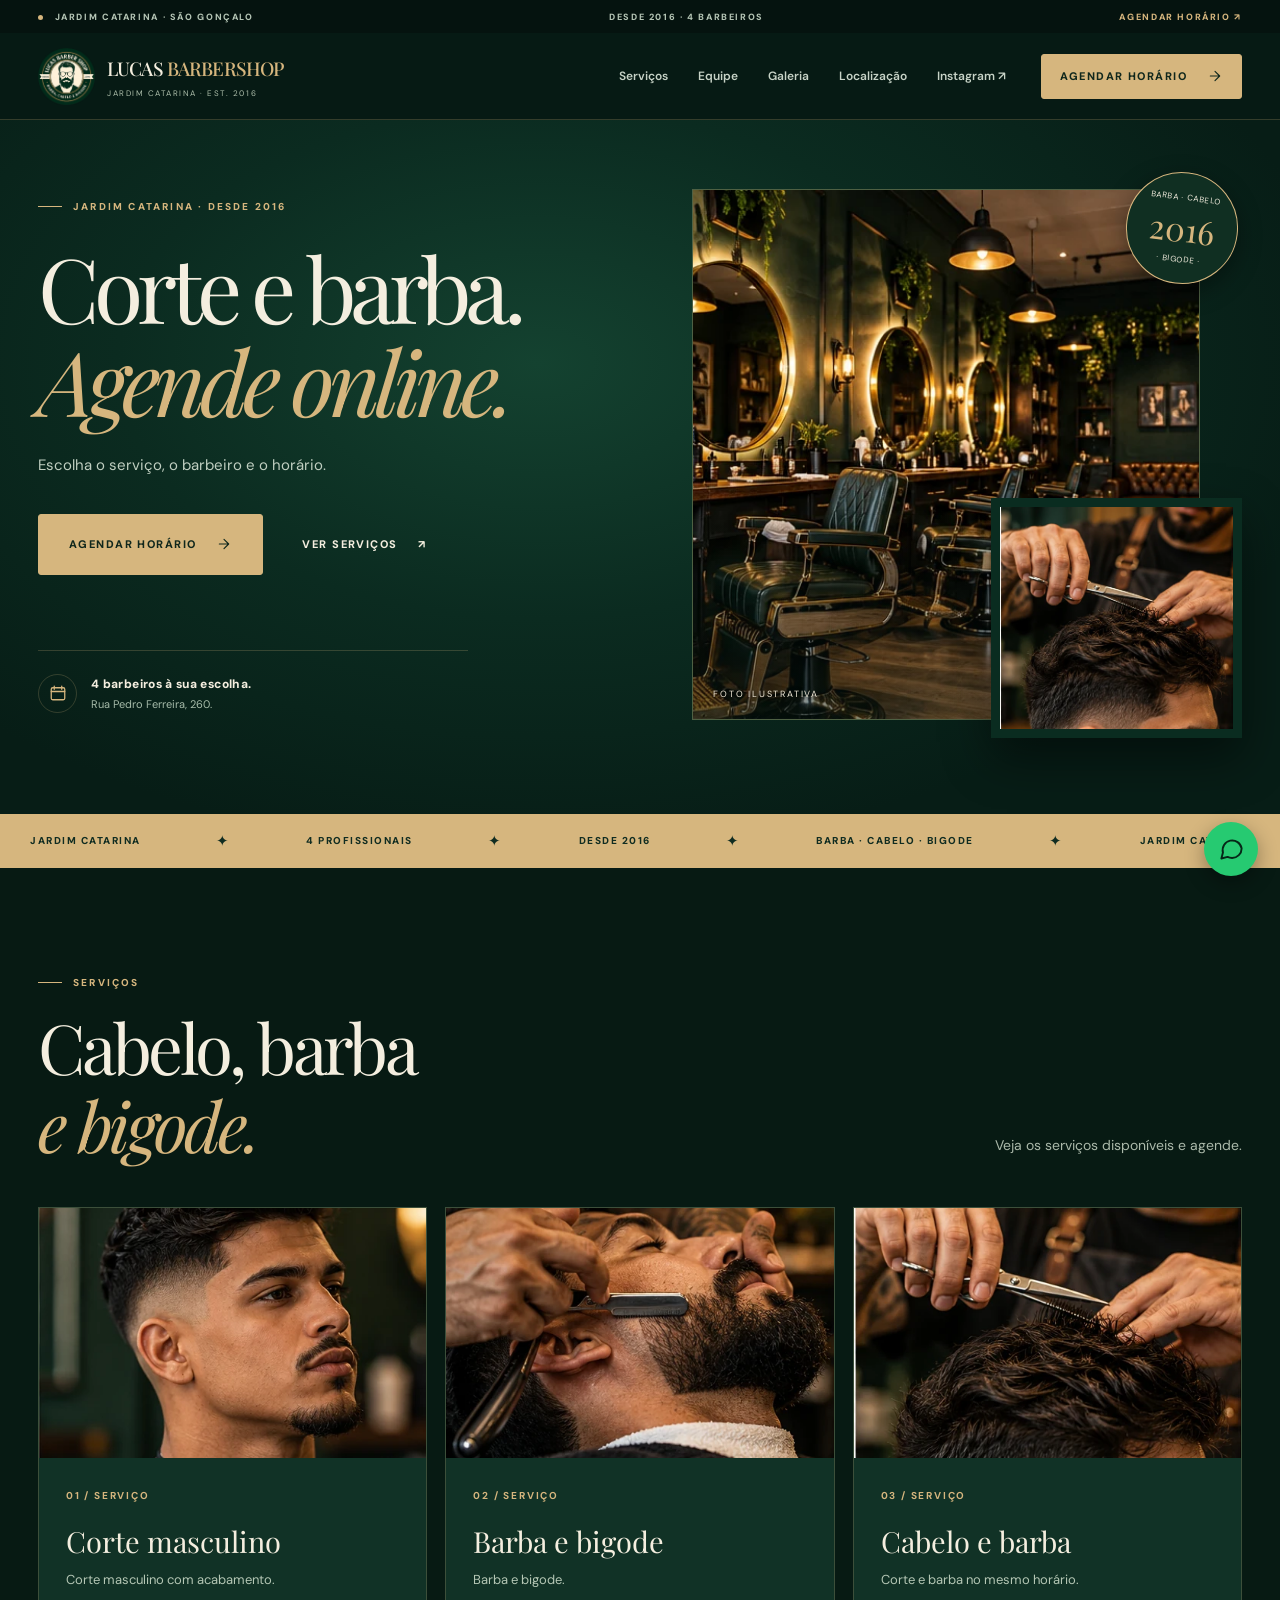
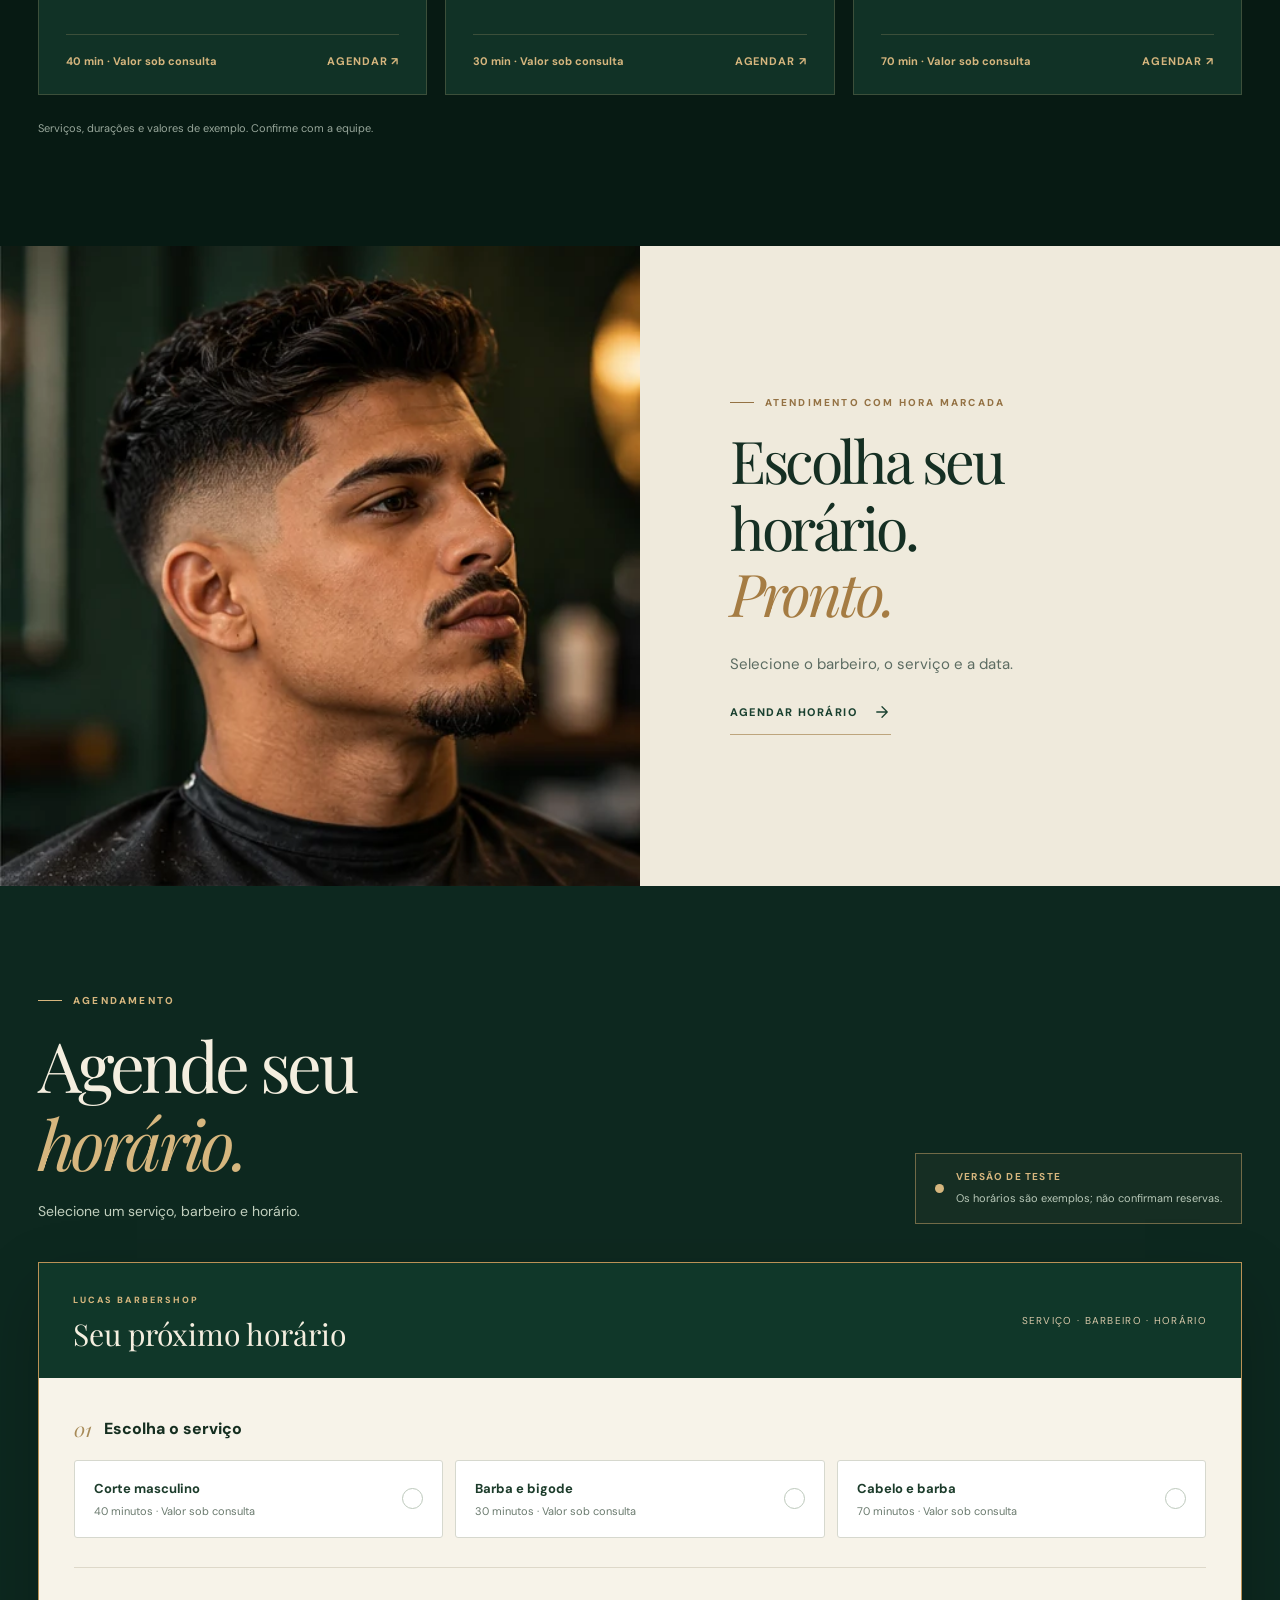
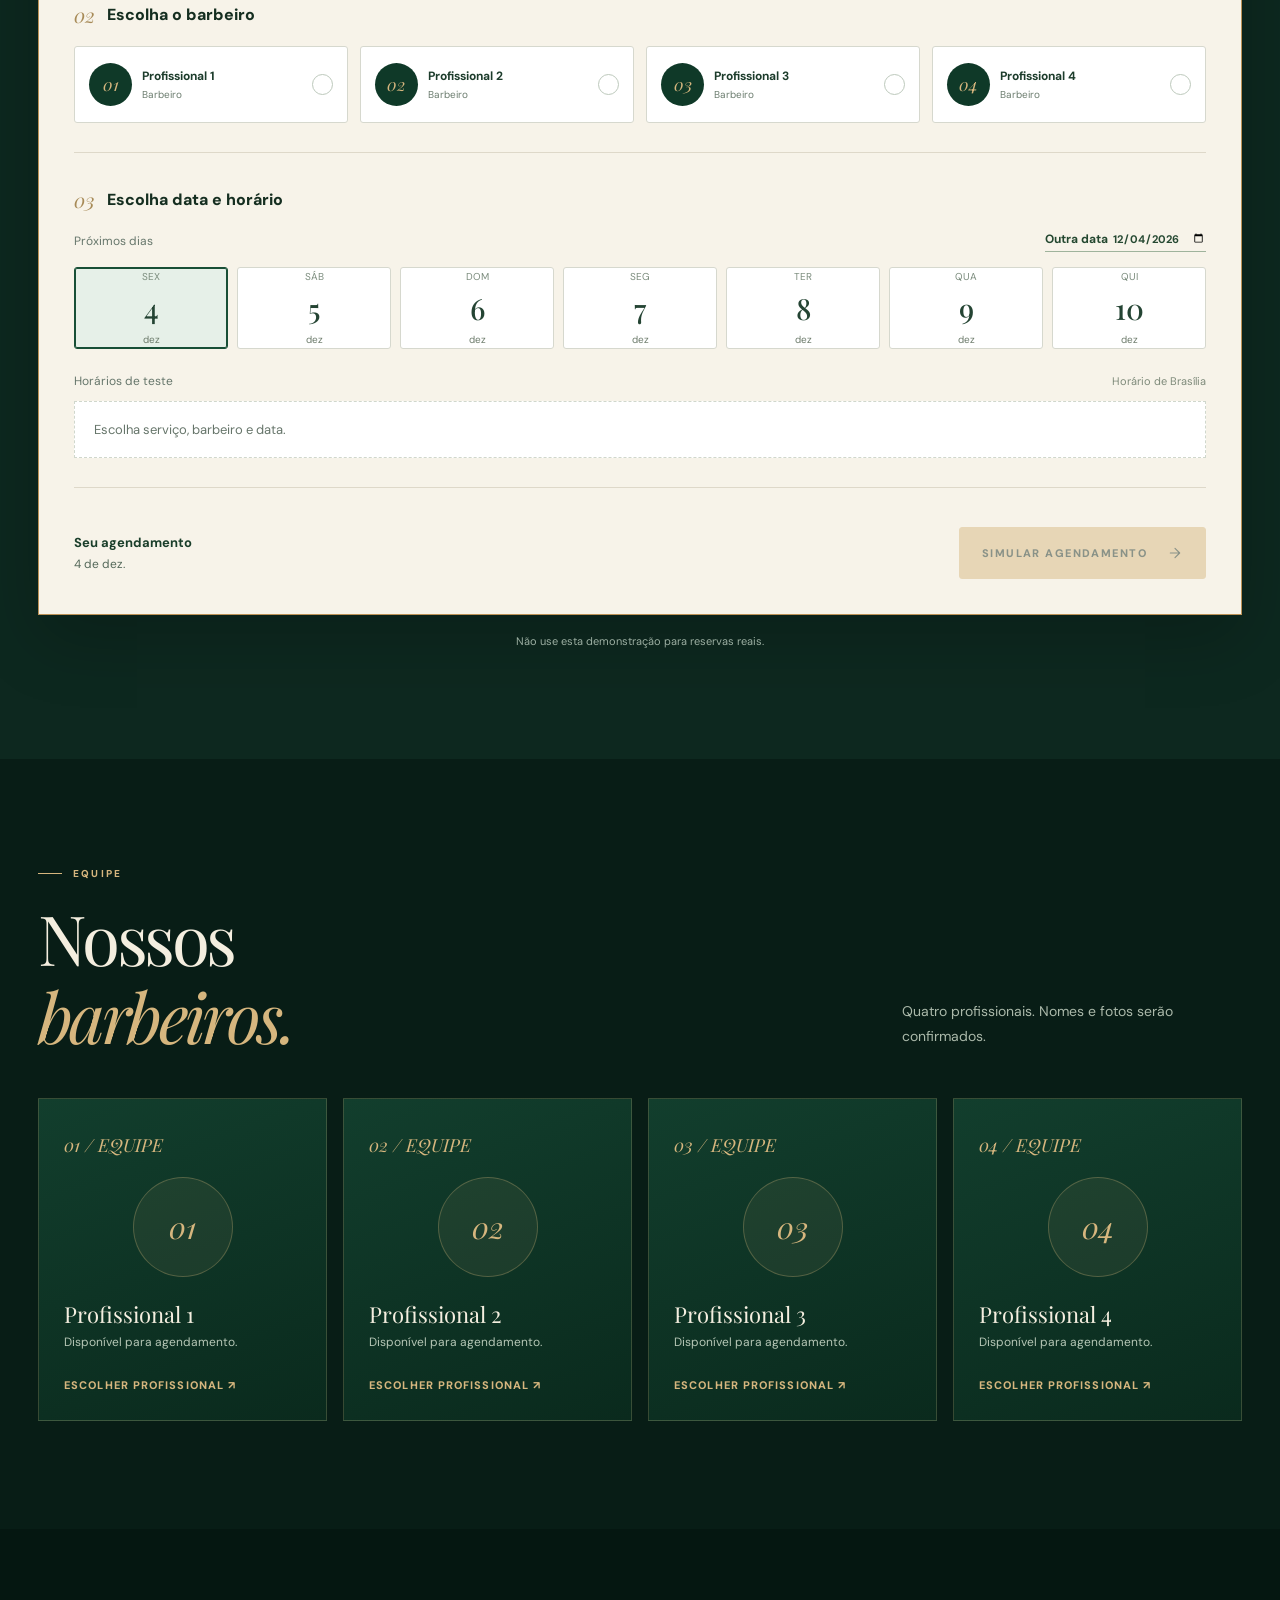
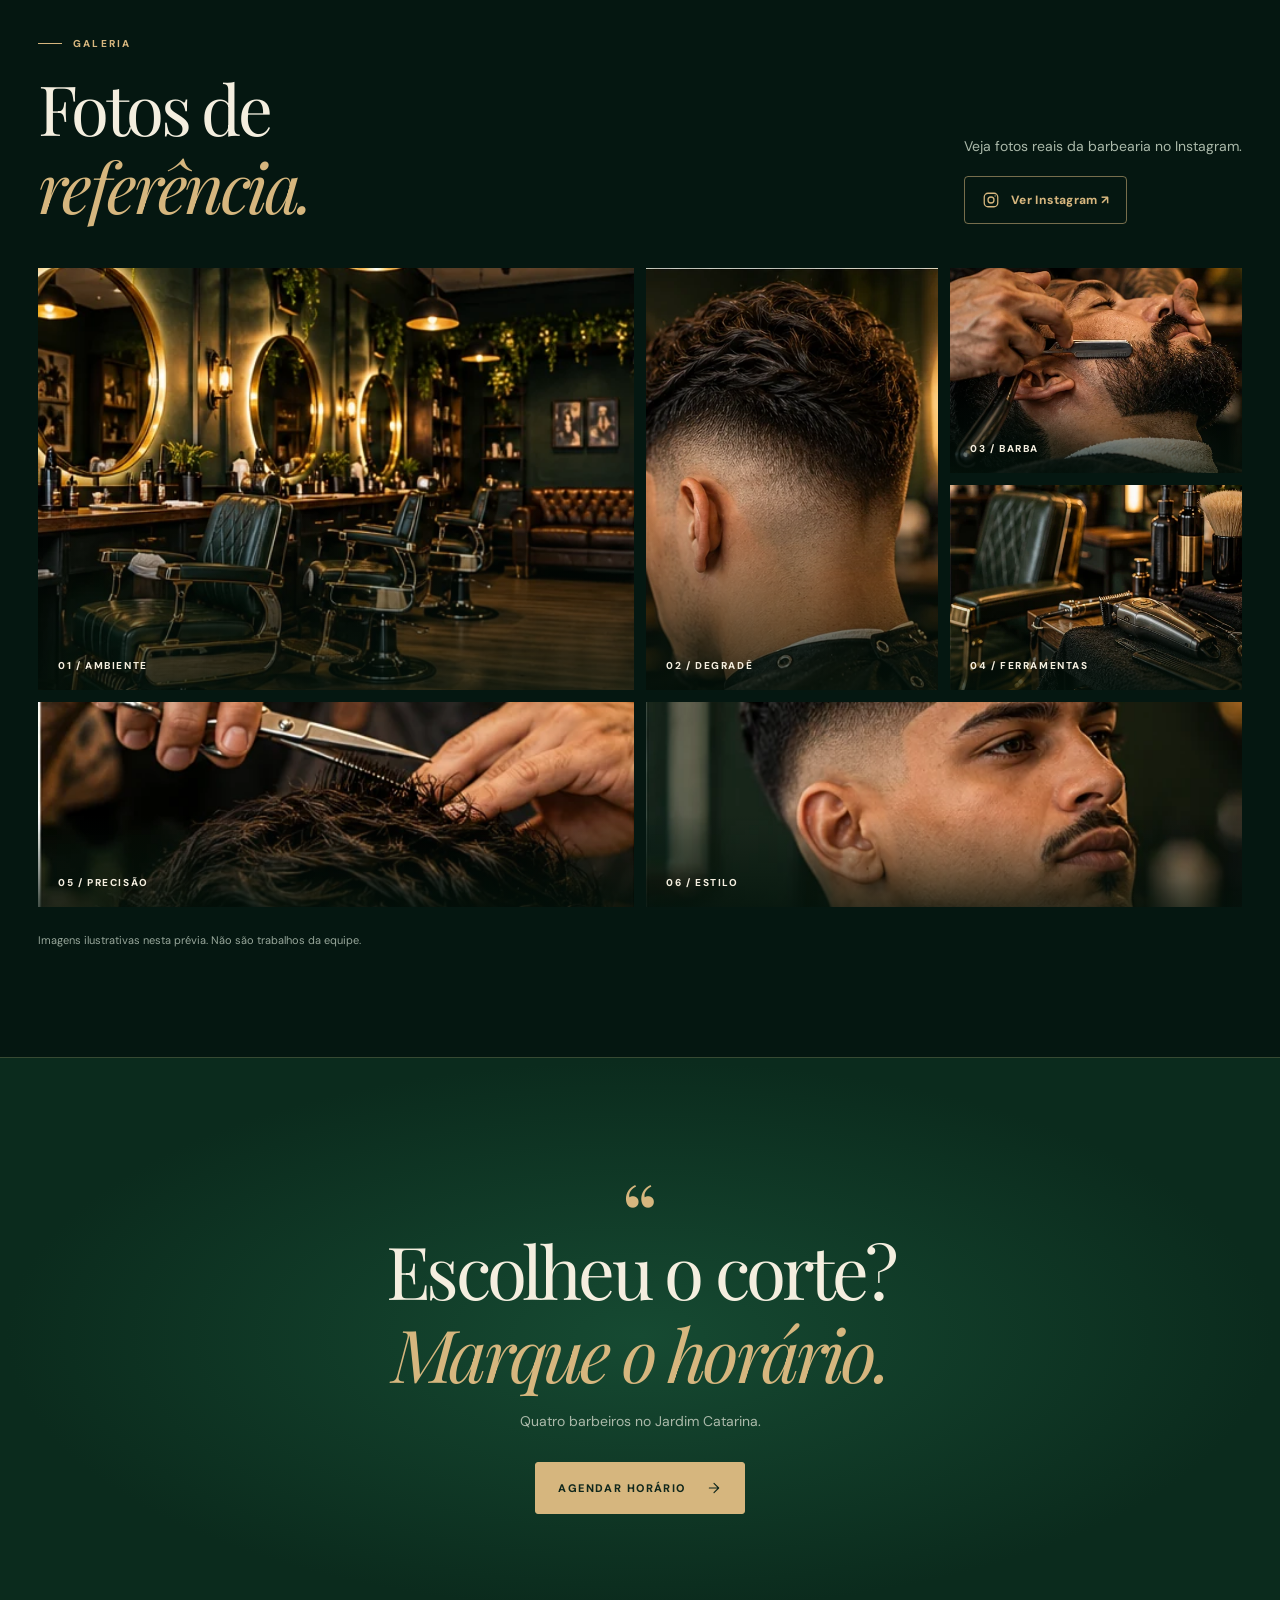
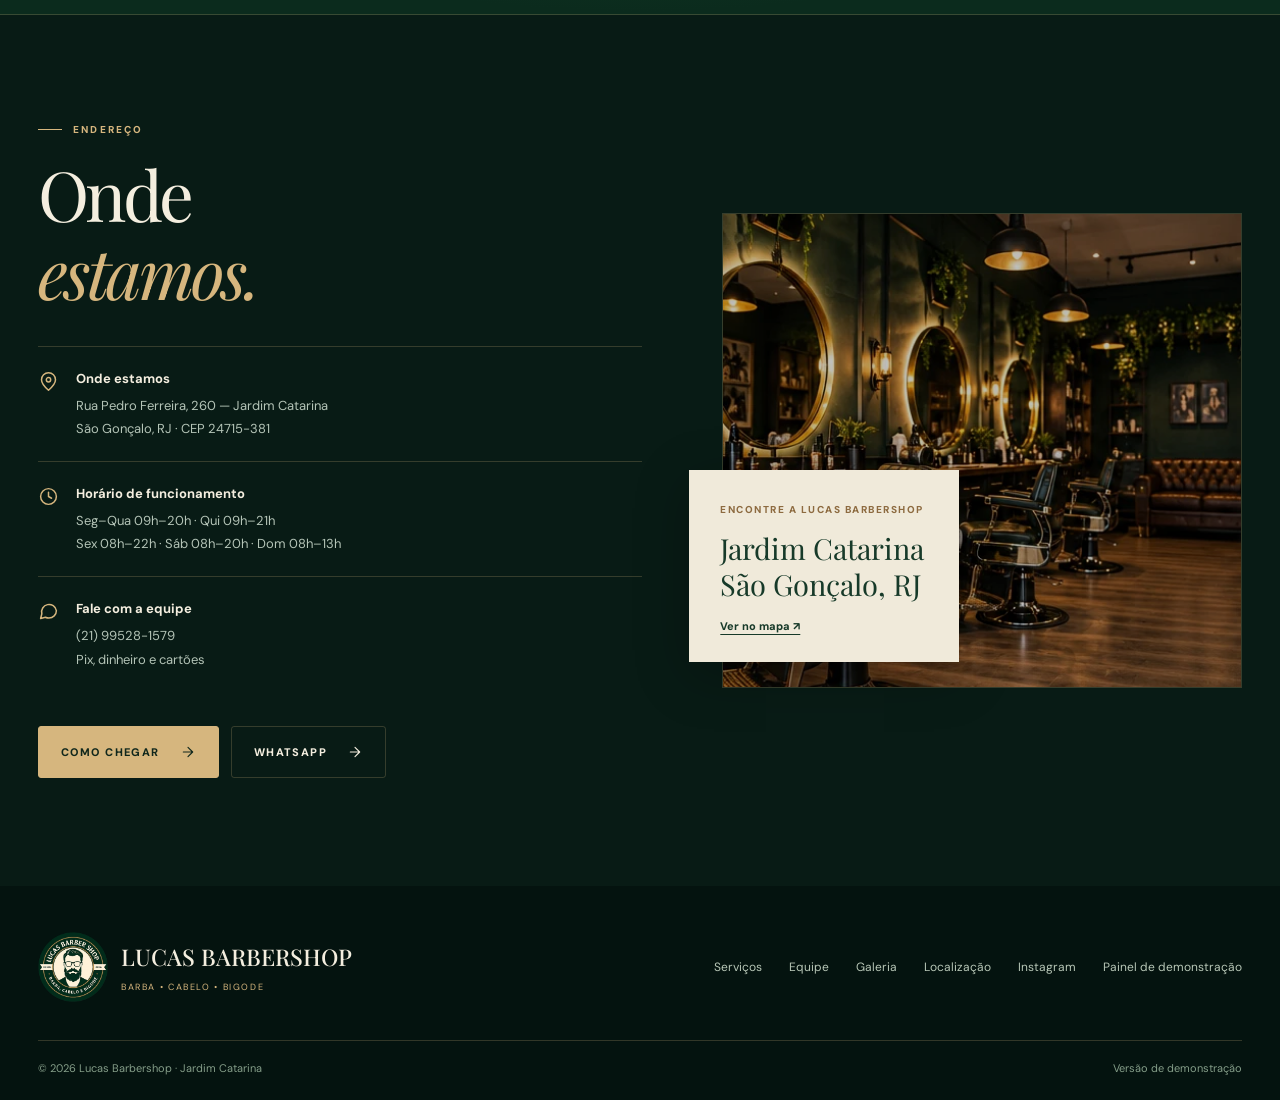
<file: static/index.html>
<!doctype html>
<html lang="pt-BR">
<head>
  <meta charset="utf-8">
  <meta name="viewport" content="width=device-width, initial-scale=1, viewport-fit=cover">
  <meta name="theme-color" content="#071b15">
  <meta name="description" content="Lucas Barbershop no Jardim Catarina, São Gonçalo. Corte, barba e bigode desde 2016. Confira os serviços e escolha seu horário.">
  <meta property="og:title" content="Lucas Barbershop — Jardim Catarina">
  <meta property="og:description" content="Corte e barba no Jardim Catarina. Escolha seu horário.">
  <meta property="og:image" content="assets/logo-lucas.png">
  <title>Lucas Barbershop | Corte, barba e bigode — Jardim Catarina</title>
  <link rel="icon" type="image/png" href="assets/logo-lucas.png">
  <link rel="preconnect" href="https://fonts.googleapis.com">
  <link rel="preconnect" href="https://fonts.gstatic.com" crossorigin>
  <link href="https://fonts.googleapis.com/css2?family=DM+Sans:wght@400;500;600;700;800&family=Playfair+Display:ital,wght@0,400;0,500;0,600;1,400;1,500;1,600&display=swap" rel="stylesheet">
  <link rel="stylesheet" href="styles.css">
  <script src="shared.js" defer></script>
  <script src="site.js" defer></script>
</head>
<body>
<svg class="svg-sprite" xmlns="http://www.w3.org/2000/svg" aria-hidden="true"><symbol id="i-arrow" viewBox="0 0 24 24"><path d="M5 12h14m-7-7 7 7-7 7"/></symbol><symbol id="i-calendar" viewBox="0 0 24 24"><rect x="3" y="5" width="18" height="16" rx="2"/><path d="M7 3v4m10-4v4M3 10h18"/></symbol><symbol id="i-pin" viewBox="0 0 24 24"><path d="M20 10c0 5-8 12-8 12S4 15 4 10a8 8 0 1 1 16 0Z"/><circle cx="12" cy="10" r="2.5"/></symbol><symbol id="i-clock" viewBox="0 0 24 24"><circle cx="12" cy="12" r="9"/><path d="M12 7v5l3.5 2"/></symbol><symbol id="i-menu" viewBox="0 0 24 24"><path d="M4 7h16M4 12h16M4 17h16"/></symbol><symbol id="i-close" viewBox="0 0 24 24"><path d="M5 5l14 14M19 5 5 19"/></symbol><symbol id="i-check" viewBox="0 0 24 24"><path d="m4 12 5 5L20 6"/></symbol><symbol id="i-chat" viewBox="0 0 24 24"><path d="M21 11a8.5 8.5 0 0 1-8.5 8.5c-1.4 0-2.8-.3-4-.9L3 20l1.4-5.4A8.5 8.5 0 1 1 21 11Z"/></symbol><symbol id="i-star" viewBox="0 0 24 24"><path d="m12 2 3 6.7 7 .8-5.2 4.9 1.4 7-6.2-3.5-6.2 3.5 1.4-7L2 9.5l7-.8Z"/></symbol><symbol id="i-instagram" viewBox="0 0 24 24"><rect x="3" y="3" width="18" height="18" rx="5"/><circle cx="12" cy="12" r="4"/><path d="M17.5 6.6h.01"/></symbol></svg>
<div class="notice-strip"><span><span class="notice-dot"></span> JARDIM CATARINA · SÃO GONÇALO</span><span class="notice-middle">DESDE 2016 · 4 BARBEIROS</span><a href="#agendamento">AGENDAR HORÁRIO <span aria-hidden="true">↗</span></a></div>
<header class="site-header" id="inicio"><div class="container nav-inner">
  <a class="logo-wrap" href="#inicio" aria-label="Lucas Barbershop — início"><img src="assets/logo-lucas.png" width="57" height="57" alt="Símbolo Lucas Barbershop"><span class="wordmark"><b>LUCAS <em>BARBERSHOP</em></b><small>JARDIM CATARINA · EST. 2016</small></span></a>
  <nav class="nav-desktop" aria-label="Menu principal"><a href="#servicos">Serviços</a><a href="#equipe">Equipe</a><a href="#galeria">Galeria</a><a href="#localizacao">Localização</a><a href="https://www.instagram.com/lucasbarbershop10/" target="_blank" rel="noopener noreferrer">Instagram ↗</a></nav>
  <div class="nav-actions"><a class="btn btn-gold nav-cta" href="#agendamento">Agendar horário <svg><use href="#i-arrow"/></svg></a><button id="menu-toggle" class="menu-toggle" type="button" aria-expanded="false" aria-controls="mobile-menu" aria-label="Abrir menu"><svg><use href="#i-menu"/></svg></button></div>
</div><nav class="mobile-nav" id="mobile-menu" aria-label="Menu para celular" hidden><a href="#servicos">Serviços</a><a href="#equipe">Equipe</a><a href="#galeria">Galeria</a><a href="#localizacao">Localização</a><a href="https://www.instagram.com/lucasbarbershop10/" target="_blank" rel="noopener noreferrer">Instagram ↗</a><a href="#agendamento" class="mobile-nav-accent">Agendar horário ↗</a></nav></header>
<main>
  <section class="hero"><div class="container hero-layout"><div class="hero-content fadein">
    <div class="eyebrow"><span class="line"></span> JARDIM CATARINA · DESDE 2016</div>
    <h1>Corte e barba.<br><i>Agende online.</i></h1>
    <p class="hero-lead">Escolha o serviço, o barbeiro e o horário.</p>
    <div class="hero-ctas"><a href="#agendamento" class="btn btn-gold btn-big">Agendar horário <svg><use href="#i-arrow"/></svg></a><a href="#servicos" class="btn btn-transparent btn-big">Ver serviços <span aria-hidden="true">↗</span></a></div>
    <div class="hero-reassure"><span class="reassure-icon"><svg><use href="#i-calendar"/></svg></span><span><strong>4 barbeiros à sua escolha.</strong><small>Rua Pedro Ferreira, 260.</small></span></div>
  </div><div class="hero-image-wrap fadein"><div class="hero-main-img"><img src="assets/ambiente.webp" alt="Interior de barbearia premium — imagem ilustrativa" width="508" height="508" fetchpriority="high"><span class="image-credit">FOTO ILUSTRATIVA</span></div><div class="hero-mini-img"><img src="assets/corte-tesoura.webp" alt="Detalhe de um corte feito com tesoura — imagem ilustrativa" width="508" height="508"></div><div class="hero-seal"><span>BARBA · CABELO</span><b>2016</b><span>· BIGODE ·</span></div></div></div></section>
  <div class="ticker" aria-label="Destaques da barbearia"><div class="ticker-track"><span>JARDIM CATARINA</span><i>✦</i><span>4 PROFISSIONAIS</span><i>✦</i><span>DESDE 2016</span><i>✦</i><span>BARBA · CABELO · BIGODE</span><i>✦</i><span>JARDIM CATARINA</span></div></div>
  <section id="servicos" class="section services-section"><div class="container"><div class="section-head"><div><div class="eyebrow"><span class="line"></span> SERVIÇOS</div><h2 class="display">Cabelo, barba<br><i>e bigode.</i></h2></div><p>Veja os serviços disponíveis e agende.</p></div><div class="services-grid" id="services-grid">
  </div><p class="section-footnote">Serviços, durações e valores de exemplo. Confirme com a equipe.</p></div></section>
  <section class="editorial-band"><div class="editorial-photo"><img src="assets/corte-finalizado.webp" loading="lazy" alt="Corte masculino finalizado — imagem ilustrativa" width="508" height="508"></div><div class="editorial-content"><div class="eyebrow"><span class="line"></span> ATENDIMENTO COM HORA MARCADA</div><h2 class="display">Escolha seu horário.<br><i>Pronto.</i></h2><p>Selecione o barbeiro, o serviço e a data.</p><a href="#agendamento" class="text-link">Agendar horário <svg><use href="#i-arrow"/></svg></a></div></section>
  <section class="section booking-section" id="agendamento"><div class="container"><div class="booking-intro"><div><div class="eyebrow"><span class="line"></span> AGENDAMENTO</div><h2 class="display">Agende seu<br><i>horário.</i></h2><p>Selecione um serviço, barbeiro e horário.</p></div><div class="demo-alert"><span class="demo-pulse"></span><div><strong>VERSÃO DE TESTE</strong><small>Os horários são exemplos; não confirmam reservas.</small></div></div></div>
  <div class="booking-card"><div class="booking-card-top"><div><span class="top-overline">LUCAS BARBERSHOP</span><h3>Seu próximo horário</h3></div><span class="booking-step-caption">SERVIÇO · BARBEIRO · HORÁRIO</span></div><div class="booking-body">
    <div class="choice-group"><div class="choice-heading"><span class="choice-index">01</span><h4>Escolha o serviço</h4></div><div class="choice-tiles" id="booking-services"></div></div>
    <div class="choice-group"><div class="choice-heading"><span class="choice-index">02</span><h4>Escolha o barbeiro</h4></div><div class="barber-tiles" id="booking-barbers"></div></div>
    <div class="choice-group"><div class="choice-heading"><span class="choice-index">03</span><h4>Escolha data e horário</h4></div><div class="date-header"><span>Próximos dias</span><label for="date-custom">Outra data <input type="date" id="date-custom" aria-label="Selecionar outra data"></label></div><div class="date-strip" id="date-strip"></div><div class="slot-heading"><span>Horários de teste</span><span class="subtle">Horário de Brasília</span></div><div class="time-grid" id="time-grid" aria-live="polite"></div></div>
    <div class="booking-bottom"><div class="booking-summary" id="booking-summary"><strong>Seu agendamento</strong><span>Escolha serviço, profissional, data e horário.</span></div><button type="button" class="btn btn-gold confirm-booking" id="confirm-booking" disabled>Simular agendamento <svg><use href="#i-arrow"/></svg></button></div><div class="booking-result" id="booking-result" role="status" aria-live="polite" hidden></div>
  </div></div><p class="booking-disclaimer">Não use esta demonstração para reservas reais.</p></div></section>
  <section id="equipe" class="section team-section"><div class="container"><div class="section-head"><div><div class="eyebrow"><span class="line"></span> EQUIPE</div><h2 class="display">Nossos<br><i>barbeiros.</i></h2></div><p>Quatro profissionais. Nomes e fotos serão confirmados.</p></div><div class="team-grid" id="team-grid"></div></div></section>
  <section id="galeria" class="section gallery-section"><div class="container"><div class="section-head gallery-head"><div><div class="eyebrow"><span class="line"></span> GALERIA</div><h2 class="display">Fotos de<br><i>referência.</i></h2></div><div class="gallery-head-actions"><p>Veja fotos reais da barbearia no Instagram.</p><a class="ig-cta" href="https://www.instagram.com/lucasbarbershop10/" target="_blank" rel="noopener noreferrer"><svg><use href="#i-instagram"/></svg> Ver Instagram ↗</a></div></div><div class="gallery-grid">
    <button class="gallery-item gallery-1" data-image="ambiente" aria-label="Ampliar foto de ambiente"><img src="assets/ambiente.webp" loading="lazy" alt="Ambiente de barbearia com poltronas e espelhos, imagem ilustrativa"><span>01 / AMBIENTE</span></button>
    <button class="gallery-item gallery-2" data-image="degrade" aria-label="Ampliar foto de degradê"><img src="assets/degrade.webp" loading="lazy" alt="Corte degradê visto por trás, imagem ilustrativa"><span>02 / DEGRADÊ</span></button>
    <button class="gallery-item gallery-3" data-image="barba-precisao" aria-label="Ampliar foto de barba"><img src="assets/barba-precisao.webp" loading="lazy" alt="Acabamento de barba, imagem ilustrativa"><span>03 / BARBA</span></button>
    <button class="gallery-item gallery-4" data-image="ferramentas" aria-label="Ampliar foto de ferramentas"><img src="assets/ferramentas.webp" loading="lazy" alt="Ferramentas de barbearia, imagem ilustrativa"><span>04 / FERRAMENTAS</span></button>
    <button class="gallery-item gallery-5" data-image="corte-tesoura" aria-label="Ampliar foto de corte com tesoura"><img src="assets/corte-tesoura.webp" loading="lazy" alt="Corte com tesoura, imagem ilustrativa"><span>05 / PRECISÃO</span></button>
    <button class="gallery-item gallery-6" data-image="corte-finalizado" aria-label="Ampliar foto de corte finalizado"><img src="assets/corte-finalizado.webp" loading="lazy" alt="Corte masculino, imagem ilustrativa"><span>06 / ESTILO</span></button>
  </div><p class="gallery-footnote">Imagens ilustrativas nesta prévia. Não são trabalhos da equipe.</p></div></section>
  <section class="quote-section"><div class="container quote-inner"><div class="quote-symbol">“</div><h2 class="display">Escolheu o corte?<br><i>Marque o horário.</i></h2><p>Quatro barbeiros no Jardim Catarina.</p><a class="btn btn-gold" href="#agendamento">Agendar horário <svg><use href="#i-arrow"/></svg></a></div></section>
  <section id="localizacao" class="section location-section"><div class="container location-layout"><div class="location-copy"><div class="eyebrow"><span class="line"></span> ENDEREÇO</div><h2 class="display">Onde<br><i>estamos.</i></h2><div class="location-info"><div><svg><use href="#i-pin"/></svg><p><strong>Onde estamos</strong>Rua Pedro Ferreira, 260 — Jardim Catarina<br>São Gonçalo, RJ · CEP 24715-381</p></div><div><svg><use href="#i-clock"/></svg><p><strong>Horário de funcionamento</strong>Seg–Qua 09h–20h · Qui 09h–21h<br>Sex 08h–22h · Sáb 08h–20h · Dom 08h–13h</p></div><div><svg><use href="#i-chat"/></svg><p><strong>Fale com a equipe</strong>(21) 99528-1579<br>Pix, dinheiro e cartões</p></div></div><div class="location-ctas"><a class="btn btn-gold" target="_blank" rel="noopener" href="https://www.google.com/maps/search/?api=1&query=Rua+Pedro+Ferreira+260+Jardim+Catarina+Sao+Goncalo+RJ">Como chegar <svg><use href="#i-arrow"/></svg></a><a class="btn btn-outline" target="_blank" rel="noopener" href="https://wa.me/5521995281579">WhatsApp <svg><use href="#i-arrow"/></svg></a></div></div><div class="location-visual"><img src="assets/ambiente.webp" loading="lazy" alt="Ambiente de barbearia ilustrativo" width="508" height="508"><div class="location-visual-card"><span>ENCONTRE A LUCAS BARBERSHOP</span><strong>Jardim Catarina<br>São Gonçalo, RJ</strong><a target="_blank" rel="noopener" href="https://www.google.com/maps/search/?api=1&query=Rua+Pedro+Ferreira+260+Jardim+Catarina+Sao+Goncalo+RJ">Ver no mapa ↗</a></div></div></div></section>
</main>
<footer class="site-footer"><div class="container"><div class="footer-top"><a class="footer-brand" href="#inicio"><img src="assets/logo-lucas.png" width="70" height="70" alt="Lucas Barbershop"><span><strong>LUCAS BARBERSHOP</strong><small>BARBA • CABELO • BIGODE</small></span></a><div class="footer-links"><a href="#servicos">Serviços</a><a href="#equipe">Equipe</a><a href="#galeria">Galeria</a><a href="#localizacao">Localização</a><a href="https://www.instagram.com/lucasbarbershop10/" target="_blank" rel="noopener noreferrer">Instagram</a><a href="painel.html">Painel de demonstração</a></div></div><div class="footer-bottom"><span>© <span id="current-year"></span> Lucas Barbershop · Jardim Catarina</span><span>Versão de demonstração</span></div></div></footer>
<a class="floating-wa" href="https://wa.me/5521995281579" target="_blank" rel="noopener" aria-label="Falar pelo WhatsApp"><svg><use href="#i-chat"/></svg></a>
<a class="mobile-fixed-book" href="#agendamento"><svg><use href="#i-calendar"/></svg> Agendar horário <svg><use href="#i-arrow"/></svg></a>
<dialog id="gallery-dialog" class="gallery-dialog" aria-label="Foto ampliada"><button id="close-dialog" type="button" class="gallery-close" aria-label="Fechar galeria">×</button><img id="gallery-dialog-img" alt="Foto conceitual ampliada"><p>Foto ilustrativa. Veja os trabalhos reais no Instagram da barbearia.</p></dialog>
</body></html>
</file>
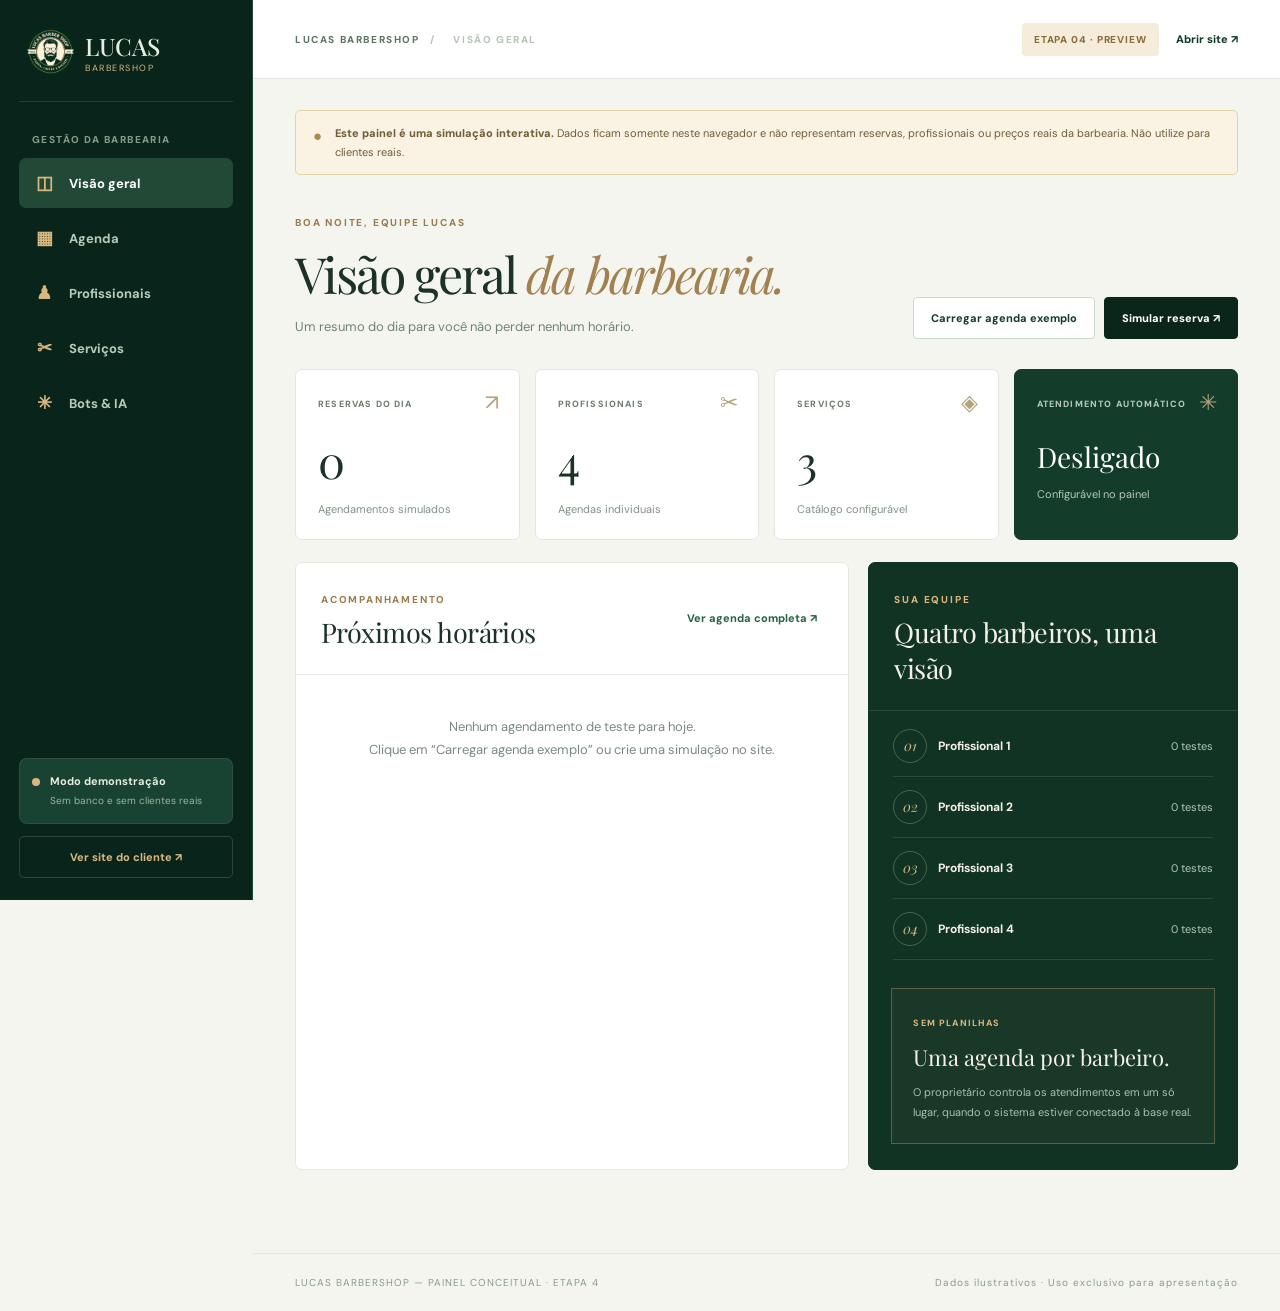
<file: static/painel.html>
<!doctype html><html lang="pt-BR"><head><meta charset="utf-8"><meta name="viewport" content="width=device-width,initial-scale=1"><meta name="theme-color" content="#0a251b"><title>Painel | Lucas Barbershop — Demonstração</title><link rel="icon" type="image/png" href="assets/logo-lucas.png"><link rel="preconnect" href="https://fonts.googleapis.com"><link rel="preconnect" href="https://fonts.gstatic.com" crossorigin><link href="https://fonts.googleapis.com/css2?family=DM+Sans:wght@400;500;600;700;800&family=Playfair+Display:wght@400;500&display=swap" rel="stylesheet"><link rel="stylesheet" href="painel.css"><script src="shared.js" defer></script><script src="painel.js" defer></script></head><body>
<div class="dash-layout"><aside class="sidebar" id="sidebar"><a href="index.html" class="sidebar-logo"><img src="assets/logo-lucas.png" alt="Logo Lucas Barbershop" width="49" height="49"><span><strong>LUCAS</strong><small>BARBERSHOP</small></span></a><div class="sb-label">GESTÃO DA BARBEARIA</div><nav class="sidebar-nav" aria-label="Seções do painel"><button type="button" data-tab="overview" class="active"><span aria-hidden="true">◫</span> Visão geral</button><button type="button" data-tab="agenda"><span aria-hidden="true">▦</span> Agenda</button><button type="button" data-tab="profissionais"><span aria-hidden="true">♟</span> Profissionais</button><button type="button" data-tab="servicos"><span aria-hidden="true">✂</span> Serviços</button><button type="button" data-tab="assistente"><span aria-hidden="true">✳</span> Bots & IA</button></nav><div class="sidebar-bottom"><div class="environment"><span class="status-dot"></span><div><b>Modo demonstração</b><small>Sem banco e sem clientes reais</small></div></div><a href="index.html" class="side-visit" target="_blank" rel="noopener">Ver site do cliente ↗</a></div></aside>
<div class="panel-main"><header class="dash-header"><button id="sidebar-toggle" class="sidebar-toggle" aria-label="Abrir menu" aria-expanded="false">☰</button><div class="breadcrumb">LUCAS BARBERSHOP <span>/</span> <span id="breadcrumb-tab">VISÃO GERAL</span></div><div class="header-right"><span class="header-badge">ETAPA 04 · PREVIEW</span><a href="index.html" class="preview-btn" target="_blank" rel="noopener">Abrir site ↗</a></div></header>
<main class="dash-content"><div class="demo-warning"><span>●</span><div><strong>Este painel é uma simulação interativa.</strong> Dados ficam somente neste navegador e não representam reservas, profissionais ou preços reais da barbearia. Não utilize para clientes reais.</div></div>
<section id="tab-overview" class="tab-pane"><div class="dash-title-row"><div><span class="kicker">BOA NOITE, EQUIPE LUCAS</span><h1>Visão geral <em>da barbearia.</em></h1><p>Um resumo do dia para você não perder nenhum horário.</p></div><div class="title-buttons"><button type="button" class="secondary-button" id="seed-demo">Carregar agenda exemplo</button><a class="primary-button" href="index.html#agendamento" target="_blank" rel="noopener">Simular reserva ↗</a></div></div><div class="metrics"><article class="metric"><span>RESERVAS DO DIA</span><strong id="stat-bookings">0</strong><small>Agendamentos simulados</small><div class="metric-mark">↗</div></article><article class="metric"><span>PROFISSIONAIS</span><strong id="stat-barbers">4</strong><small>Agendas individuais</small><div class="metric-mark">✂</div></article><article class="metric"><span>SERVIÇOS</span><strong id="stat-services">3</strong><small>Catálogo configurável</small><div class="metric-mark">◈</div></article><article class="metric metric-accent"><span>ATENDIMENTO AUTOMÁTICO</span><strong id="stat-bot">Desligado</strong><small id="stat-bot-detail">Escolha no painel Bots & IA</small><div class="metric-mark">✳</div></article></div><div class="dash-columns"><section class="panel-card"><div class="panel-card-head"><div><span class="section-kicker">ACOMPANHAMENTO</span><h2>Próximos horários</h2></div><button class="text-btn" data-go="agenda">Ver agenda completa ↗</button></div><div id="overview-schedule" class="appointment-list"></div></section><section class="panel-card panel-card-dark"><div class="panel-card-head"><div><span class="section-kicker">SUA EQUIPE</span><h2>Quatro barbeiros, uma visão</h2></div></div><div id="barber-overview"></div><div class="panel-callout"><span>SEM PLANILHAS</span><strong>Uma agenda por barbeiro.</strong><p>O proprietário controla os atendimentos em um só lugar, quando o sistema estiver conectado à base real.</p></div></section></div></section>
<section id="tab-agenda" class="tab-pane" hidden><div class="dash-title-row"><div><span class="kicker">ORGANIZAÇÃO</span><h1>Agenda <em>do dia.</em></h1><p>Veja a agenda de cada profissional e os horários reservados na demonstração.</p></div><button type="button" class="secondary-button" id="clear-demo">Limpar agendamentos de teste</button></div><div class="filter-strip"><label for="agenda-date">Data <input type="date" id="agenda-date"></label><label for="agenda-barber">Profissional <select id="agenda-barber"></select></label><span class="filter-note" id="agenda-total">0 agendamentos</span></div><div class="panel-card"><div class="panel-card-head"><div><span class="section-kicker">ATENDIMENTOS SIMULADOS</span><h2>Reservas cadastradas</h2></div></div><div id="agenda-list"></div></div></section>
<section id="tab-profissionais" class="tab-pane" hidden><div class="dash-title-row"><div><span class="kicker">SUA EQUIPE</span><h1>Gerencie os <em>4 barbeiros.</em></h1><p>Edite os nomes de demonstração. Na versão definitiva, cada profissional terá horários próprios.</p></div></div><div class="panel-card"><div class="panel-card-head"><div><span class="section-kicker">NOMES PARA DEMONSTRAÇÃO</span><h2>Profissionais</h2></div><span class="caption-muted">Salvos neste navegador</span></div><form id="barber-form"><div id="barber-editor" class="editor-grid"></div><div class="editor-actions"><button class="primary-button" type="submit">Salvar nomes</button></div></form></div></section>
<section id="tab-servicos" class="tab-pane" hidden><div class="dash-title-row"><div><span class="kicker">CATÁLOGO</span><h1>Serviços <em>e valores.</em></h1><p>Configure o que aparece na área de agendamento demonstrativa.</p></div></div><div class="panel-card"><div class="panel-card-head"><div><span class="section-kicker">CATÁLOGO DA APRESENTAÇÃO</span><h2>Editar serviços</h2></div><span class="caption-muted">Preços reais precisam ser confirmados</span></div><form id="services-form"><div id="service-editor" class="services-editor"></div><div class="editor-actions"><button class="primary-button" type="submit">Salvar catálogo</button></div></form></div></section>
<section id="tab-assistente" class="tab-pane" hidden><div class="dash-title-row"><div><span class="kicker">ADICIONAL OPCIONAL</span><h1>Atendimento <em>inteligente.</em></h1><p>De respostas rápidas a IA: o proprietário escolhe como quer atender. Integrações reais ainda não foram ativadas.</p></div></div><div class="ai-layout"><section class="panel-card"><div class="panel-card-head"><div><span class="section-kicker">CONTROLE DO ATENDIMENTO</span><h2>Configurações dos bots</h2></div><span class="header-badge">APENAS DEMO</span></div><div class="toggle-line"><div><strong>Habilitar visualização do bot</strong><small>Ativa apenas as respostas simuladas neste painel</small></div><label class="switch"><input type="checkbox" id="bot-active"><span class="switch-track"></span></label></div><div class="bot-options"><label><input type="radio" name="bot-mode" value="manual"> <span><strong>Respostas prontas</strong><small>Menu simples e mensagens configuráveis</small></span></label><label><input type="radio" name="bot-mode" value="groq"> <span><strong>IA conversacional (Groq)</strong><small>Modo visual de demonstração — sem chamada à API</small></span></label></div><label class="form-label" for="welcome-input">Mensagem de boas-vindas</label><textarea id="welcome-input" rows="3" maxlength="260"></textarea><div class="editor-actions"><button type="button" class="primary-button" id="save-bot">Salvar configuração</button></div><p class="legal-muted">A API oficial do WhatsApp, o token da Meta e a chave Groq NÃO estão conectados. Uma integração real exigirá consentimento, credenciais seguras, servidor e limites de consumo.</p></section><section class="panel-card preview-chat"><div class="panel-card-head"><div><span class="section-kicker">TESTE INTERATIVO</span><h2>Prévia das respostas</h2></div></div><div class="chat-window" id="chat-window"><div class="chat-label">Lucas Barbershop · Simulação</div></div><form id="chat-form" class="chat-form"><input id="chat-input" type="text" maxlength="180" placeholder="Ex.: Quero agendar um corte" aria-label="Mensagem para o bot"><button type="submit" aria-label="Enviar mensagem">↗</button></form><p class="legal-muted">Prévia local; não envia mensagens para WhatsApp nem para Groq.</p></section></div></section>
</main><footer class="dash-footer">LUCAS BARBERSHOP — PAINEL CONCEITUAL · ETAPA 4 <span>Dados ilustrativos · Uso exclusivo para apresentação</span></footer></div></div><div id="toast" class="toast" role="status" aria-live="polite"></div></body></html>
</file>
<file: static/styles.css>
:root{--forest:#071b15;--deep:#05130f;--green:#0c2b20;--green2:#123b2b;--gold:#d6b67e;--gold2:#bb9156;--cream:#f4eedf;--muted:#abb9aa;--line:rgba(215,183,126,.22);--font:'DM Sans',Arial,sans-serif;--display:'Playfair Display',Georgia,serif}
*{box-sizing:border-box}html{scroll-behavior:smooth;scroll-padding-top:92px}body{margin:0;overflow-x:hidden;background:var(--forest);color:var(--cream);font-family:var(--font);-webkit-font-smoothing:antialiased}button,input,select{font:inherit}button{cursor:pointer}button:disabled{cursor:not-allowed}a{text-decoration:none;color:inherit}img{max-width:100%;display:block}svg{fill:none;stroke:currentColor;stroke-width:1.7;stroke-linecap:round;stroke-linejoin:round;width:18px;height:18px}button:focus-visible,a:focus-visible,input:focus-visible,select:focus-visible{outline:2px solid var(--gold);outline-offset:4px}::selection{background:var(--gold);color:var(--deep)}.svg-sprite{position:absolute;overflow:hidden;width:0;height:0}.container{width:min(1224px,calc(100% - 76px));margin-inline:auto}.display{font-family:var(--display);font-weight:400;font-size:clamp(42px,5.4vw,74px);line-height:1.13;letter-spacing:-.052em;margin:18px 0 0}.display i{font-weight:400;color:var(--gold)}.section{padding:108px 0}.eyebrow{display:flex;align-items:center;gap:11px;font-size:10px;letter-spacing:.22em;color:var(--gold);font-weight:800;text-transform:uppercase}.eyebrow .line{display:inline-block;width:24px;height:1px;background:var(--gold)}.btn{display:inline-flex;align-items:center;justify-content:center;gap:20px;min-height:52px;padding:0 22px;border-radius:3px;font-size:11px;text-transform:uppercase;letter-spacing:.13em;font-weight:800;transition:transform .2s,background .2s,color .2s;white-space:nowrap;border:1px solid transparent}.btn svg{width:16px;height:16px;transition:transform .2s}.btn:hover:not(:disabled){transform:translateY(-2px)}.btn:hover svg{transform:translateX(3px)}.btn-gold{background:var(--gold);border-color:var(--gold);color:#10271c}.btn-gold:hover:not(:disabled){background:#e8c997}.btn-transparent{background:transparent;border-color:transparent;color:var(--cream)}.btn-transparent:hover{text-decoration:underline;text-underline-offset:5px}.btn-outline{background:transparent;border-color:var(--line);color:var(--cream)}.btn-big{min-height:61px;padding:0 30px}.notice-strip{height:33px;background:var(--deep);color:#b5c5b5;display:flex;align-items:center;justify-content:space-between;padding:0 max(38px,calc((100vw - 1224px)/2));font-size:9px;letter-spacing:.18em;font-weight:800}.notice-strip a{color:var(--gold)}.notice-strip a:hover{text-decoration:underline}.notice-dot{display:inline-block;width:5px;height:5px;border-radius:50%;background:var(--gold);margin-right:8px;vertical-align:middle}.site-header{z-index:30;position:sticky;top:0;background:rgba(7,27,21,.94);backdrop-filter:blur(18px);border-bottom:1px solid var(--line)}.nav-inner{height:86px;display:flex;align-items:center;gap:35px}.logo-wrap{display:flex;align-items:center;gap:12px;min-width:0}.logo-wrap img{object-fit:contain;flex-shrink:0}.wordmark b{display:block;font-family:var(--display);font-weight:500;font-size:19px;letter-spacing:-.045em;white-space:nowrap}.wordmark em{font-style:normal;color:var(--gold)}.wordmark small{font-size:8px;letter-spacing:.19em;color:#aebfac;display:block;padding-top:7px;white-space:nowrap}.nav-desktop{display:flex;align-items:center;gap:30px;margin-left:auto}.nav-desktop a{font-size:12px;font-weight:600;color:#c7d3c7;transition:color .2s}.nav-desktop a:hover{color:var(--gold)}.nav-actions{display:flex;align-items:center;gap:9px}.nav-cta{min-height:45px;padding-inline:18px}.menu-toggle{display:none;border:1px solid var(--line);background:none;color:var(--cream);width:43px;height:43px;align-items:center;justify-content:center}.mobile-nav[hidden]{display:none}.hero{background:radial-gradient(ellipse at 42% 35%,#144230 0%,#0b2b20 40%,#071d16 77%);overflow:hidden}.hero-layout{display:grid;grid-template-columns:1.04fr .96fr;min-height:672px;align-items:center;gap:42px;padding:38px 0 66px}.hero-content{padding:42px 0 35px;position:relative;z-index:2}.hero h1{font:400 clamp(68px,7vw,111px)/1.04 var(--display);letter-spacing:-.068em;margin:27px 0 25px}.hero h1 i{color:var(--gold)}.hero-lead{font-size:15px;line-height:1.95;max-width:465px;color:#c0cfc1;margin:0}.hero-ctas{display:flex;align-items:center;gap:8px;flex-wrap:wrap;margin-top:33px}.hero-reassure{display:flex;align-items:center;gap:14px;margin-top:75px;padding-top:23px;border-top:1px solid var(--line);max-width:430px}.reassure-icon{width:39px;height:39px;border:1px solid var(--line);border-radius:50%;display:grid;place-items:center;color:var(--gold)}.hero-reassure strong{display:block;font-size:12px;font-weight:800;letter-spacing:.03em}.hero-reassure small{display:block;color:#a6bba9;margin-top:5px;font-size:11px}.hero-image-wrap{position:relative;height:570px;min-width:0;padding:21px 42px 18px 8px}.hero-main-img{position:relative;overflow:hidden;height:100%;border:1px solid rgba(214,182,126,.3);background:#123b2a}.hero-main-img img,.hero-mini-img img{width:100%;height:100%;object-fit:cover}.hero-main-img:after{content:'';position:absolute;inset:0;background:linear-gradient(0deg,rgba(4,23,17,.49),transparent 40%)}.image-credit{position:absolute;z-index:2;bottom:19px;left:20px;font-size:9px;letter-spacing:.2em;color:#f0e9d7;text-shadow:0 1px 5px #000}.hero-mini-img{position:absolute;bottom:0;right:0;width:45%;height:42%;border:9px solid #0a2c20;overflow:hidden;box-shadow:0 20px 45px #0007}.hero-seal{position:absolute;top:4px;right:4px;width:112px;height:112px;border:1px solid var(--gold);background:#102f22;display:flex;align-items:center;justify-content:center;flex-direction:column;transform:rotate(7deg);border-radius:50%;gap:4px;box-shadow:0 8px 24px #0006}.hero-seal b{font:400 33px var(--display);color:var(--gold)}.hero-seal span{font-size:8px;letter-spacing:.08em}.ticker{background:var(--gold);color:#102c21;padding:17px 0;overflow:hidden}.ticker-track{width:min(1224px,calc(100% - 60px));margin:auto;display:flex;justify-content:space-between;gap:22px;align-items:center;white-space:nowrap;font-size:10px;letter-spacing:.15em;font-weight:800}.ticker-track i{font-size:15px;font-style:normal;font-weight:400}.section-head{display:flex;justify-content:space-between;align-items:end;gap:40px;margin-bottom:44px}.section-head p{max-width:340px;color:var(--muted);line-height:1.85;margin:0 0 4px;font-size:14px}.services-section{background:#071a13}.services-grid{display:grid;grid-template-columns:repeat(3,minmax(0,1fr));gap:18px}.service-card{border:1px solid var(--line);overflow:hidden;background:#113226;transition:border-color .2s,transform .2s}.service-card:hover{border-color:var(--gold);transform:translateY(-4px)}.service-img{height:250px;overflow:hidden;background:#214232}.service-img img{width:100%;height:100%;object-fit:cover;transition:transform .4s}.service-card:hover img{transform:scale(1.045)}.service-content{padding:25px 27px 26px}.service-content .service-no{font-size:10px;letter-spacing:.18em;color:var(--gold);font-weight:700}.service-content h3{font:400 29px var(--display);margin:18px 0 9px}.service-content p{min-height:40px;color:#b5c7b5;font-size:13px;line-height:1.65;margin:0}.service-meta{display:flex;justify-content:space-between;align-items:center;padding-top:19px;margin-top:25px;border-top:1px solid var(--line);color:var(--gold);font-size:11px;font-weight:700}.service-meta a{text-transform:uppercase;letter-spacing:.08em}.service-meta a:hover{text-decoration:underline}.section-footnote,.gallery-footnote{color:#98a79b;font-size:11px;line-height:1.7;margin:24px 0 0}.editorial-band{display:grid;grid-template-columns:1fr 1fr;background:#efeadc;color:#152f23;min-height:510px}.editorial-photo{overflow:hidden;min-height:500px}.editorial-photo img{width:100%;height:100%;object-fit:cover;object-position:center 38%}.editorial-content{padding:70px clamp(30px,7vw,112px);display:flex;align-items:flex-start;flex-direction:column;justify-content:center}.editorial-content .eyebrow{color:#947244}.editorial-content .line{background:#947244}.editorial-content .display i{color:#a57c43}.editorial-content .display{font-size:clamp(44px,4.6vw,69px)}.editorial-content p{font-size:15px;line-height:1.85;color:#5c6c62;margin:24px 0}.text-link{color:#1a4130;text-transform:uppercase;font-size:11px;letter-spacing:.13em;font-weight:800;display:flex;align-items:center;gap:16px;border-bottom:1px solid #bda57d;padding-bottom:13px}.text-link:hover{gap:23px}.booking-section{background:#0d281f}.booking-intro{display:flex;align-items:end;justify-content:space-between;gap:30px;margin-bottom:38px}.booking-intro p{color:#c2d0bf;font-size:14px;line-height:1.8;margin:18px 0 0}.demo-alert{display:flex;align-items:center;gap:12px;padding:16px 19px;border:1px solid #cca66d80;background:#d6b67e0b;max-width:360px}.demo-alert strong{display:block;color:var(--gold);font-size:10px;letter-spacing:.12em}.demo-alert small{display:block;color:#b8c8b8;margin-top:7px;font-size:11px;line-height:1.5}.demo-pulse{width:9px;height:9px;background:var(--gold);border-radius:100%;flex-shrink:0}.booking-card{background:#f7f3e9;color:#152e20;box-shadow:0 25px 65px #0003;border:1px solid var(--gold2)}.booking-card-top{display:flex;align-items:center;justify-content:space-between;gap:15px;padding:24px 34px;background:#103729;color:var(--cream)}.top-overline{color:var(--gold);font-size:9px;font-weight:800;letter-spacing:.23em}.booking-card-top h3{font:400 30px var(--display);margin:6px 0 0}.booking-step-caption{font-size:10px;letter-spacing:.13em;color:#d8c8a9}.booking-body{padding:30px 35px 35px}.choice-group{padding:7px 0 29px;margin-bottom:26px;border-bottom:1px solid #ded8c9}.choice-group:last-of-type{margin-bottom:5px;border-bottom:0}.choice-heading{display:flex;align-items:center;gap:12px;margin-bottom:18px}.choice-heading h4{margin:0;font-size:16px;font-weight:800}.choice-index{font:italic 20px var(--display);color:#a78a57}.choice-tiles{display:grid;grid-template-columns:repeat(3,1fr);gap:12px}.choice-tile,.barber-tile{border:1px solid #d6d8ce;border-radius:3px;background:white;text-align:left;color:#1c3c2b;transition:border-color .2s,box-shadow .2s,background .2s}.choice-tile:hover,.barber-tile:hover,.date-tile:hover,.time-tile:hover{border-color:#7e9a84}.choice-tile[aria-pressed=true],.barber-tile[aria-pressed=true],.date-tile[aria-pressed=true],.time-tile[aria-pressed=true]{border-color:#184f36;background:#e6f0e8;box-shadow:inset 0 0 0 1px #184f36}.choice-tile{display:flex;align-items:center;justify-content:space-between;gap:10px;padding:19px}.choice-tile strong{font-size:13px;display:block}.choice-tile small{font-size:11px;color:#6a7a6e;display:block;margin-top:7px}.tile-check{width:21px;height:21px;border:1px solid #bdc9bc;border-radius:50%;display:grid;place-items:center;flex-shrink:0}.tile-check svg{width:12px;height:12px;opacity:0}.choice-tile[aria-pressed=true] .tile-check,.barber-tile[aria-pressed=true] .tile-check{background:#184f36;color:white;border-color:#184f36}.choice-tile[aria-pressed=true] .tile-check svg,.barber-tile[aria-pressed=true] .tile-check svg{opacity:1}.barber-tiles{display:grid;grid-template-columns:repeat(4,1fr);gap:12px}.barber-tile{padding:16px 14px;display:flex;align-items:center;gap:10px;min-width:0}.barber-avatar{width:43px;height:43px;display:grid;place-items:center;background:#0f3928;color:var(--gold);border-radius:50%;font:italic 17px var(--display);flex-shrink:0}.barber-tile span.middle{flex:1;min-width:0}.barber-tile strong{display:block;white-space:nowrap;overflow:hidden;text-overflow:ellipsis;font-size:12px}.barber-tile small{display:block;font-size:10px;margin-top:4px;color:#6c7d6f}.date-header,.slot-heading{display:flex;align-items:center;justify-content:space-between;gap:10px;color:#66766b;font-size:12px;margin-bottom:15px}.date-header label{cursor:pointer;color:#23472f;font-weight:700;border-bottom:1px solid #9fb39c;padding-bottom:4px}.date-header input{font-size:11px;color:#264932;max-width:122px;border:0;background:none;cursor:pointer}.date-strip{display:grid;grid-template-columns:repeat(7,minmax(0,1fr));gap:9px;margin-bottom:24px}.date-tile{border:1px solid #d6d8ce;background:white;border-radius:3px;min-height:82px;display:flex;justify-content:center;align-items:center;flex-direction:column;gap:6px;color:#244433}.date-tile small{font-size:10px;text-transform:uppercase;color:#7b8c7d}.date-tile b{font:500 29px var(--display)}.date-tile em{font-style:normal;font-size:10px;color:#6c7b6b}.slot-heading{margin-bottom:12px}.slot-heading .subtle{font-size:11px;color:#7e8a7a}.time-grid{display:grid;grid-template-columns:repeat(6,minmax(0,1fr));gap:9px;min-height:47px}.time-tile{min-height:47px;background:white;color:#1e472e;border:1px solid #d6d8ce;border-radius:3px;font-size:12px;font-weight:700}.time-tile:disabled{opacity:.45}.no-slots{grid-column:1/-1;padding:19px;background:white;border:1px dashed #d0d7cc;color:#66756a;font-size:13px}.booking-bottom{display:flex;justify-content:space-between;align-items:center;gap:30px;padding-top:13px}.booking-summary{font-size:12px;color:#55695a;line-height:1.7}.booking-summary strong{display:block;color:#1a3e2a;font-size:13px}.confirm-booking{min-width:230px}.confirm-booking:disabled{opacity:.47}.booking-disclaimer{font-size:11px;color:#9cafa2;line-height:1.75;margin:17px 0 0;text-align:center}.booking-result{margin-top:24px;padding:19px 20px;background:#e6f1e7;border:1px solid #94bba0;color:#1a512c;font-size:13px;line-height:1.65}.booking-result[hidden]{display:none}.team-section{background:#081d16}.team-grid{display:grid;grid-template-columns:repeat(4,1fr);gap:16px}.team-card{position:relative;border:1px solid var(--line);padding:34px 25px 28px;background:linear-gradient(160deg,#123e2d,#0a2a1d);min-height:285px;display:flex;flex-direction:column;align-items:flex-start}.team-number{font:italic 18px var(--display);color:var(--gold)}.team-photo-placeholder{height:100px;width:100px;display:grid;place-items:center;background:rgba(214,182,126,.08);border:1px solid rgba(214,182,126,.29);border-radius:50%;margin:20px auto 9px;align-self:center;font:italic 30px var(--display);color:var(--gold)}.team-card h3{font:400 22px var(--display);margin:13px 0 4px}.team-card p{font-size:12px;line-height:1.6;color:#b6c7b6;margin:0}.team-card a{color:var(--gold);font-size:11px;text-transform:uppercase;letter-spacing:.1em;font-weight:800;margin-top:auto;padding-top:25px}.team-card a:hover{text-decoration:underline}.gallery-section{background:#051711}.gallery-grid{display:grid;grid-template-columns:repeat(4,1fr);grid-auto-rows:205px;gap:12px}.gallery-item{padding:0;background:#15392b;border:0;position:relative;overflow:hidden;text-align:left}.gallery-item:after{content:'';position:absolute;inset:0;background:linear-gradient(transparent 55%,#03130bbd 100%);pointer-events:none}.gallery-item img{width:100%;height:100%;object-fit:cover;transition:transform .4s}.gallery-item:hover img{transform:scale(1.06)}.gallery-item span{position:absolute;z-index:2;bottom:18px;left:20px;color:var(--cream);font-size:10px;font-weight:800;letter-spacing:.16em}.gallery-1{grid-column:span 2;grid-row:span 2}.gallery-2{grid-column:span 1;grid-row:span 2}.gallery-3{grid-column:span 1}.gallery-4{grid-column:span 1}.gallery-5{grid-column:span 2}.gallery-6{grid-column:span 2}.gallery-dialog{border:1px solid var(--gold);padding:20px;background:#081e16;color:var(--cream);max-width:min(90vw,750px);width:100%;box-shadow:0 20px 70px #0009}.gallery-dialog::backdrop{background:#000b}.gallery-dialog img{max-height:70vh;width:100%;object-fit:contain}.gallery-dialog p{font-size:11px;color:var(--muted)}.gallery-close{position:absolute;right:14px;top:10px;background:#071b15;border:1px solid var(--line);color:var(--cream);width:33px;height:33px;font-size:24px}.quote-section{background:radial-gradient(ellipse,#164a32,#0b2b1d 70%);border-top:1px solid var(--line);border-bottom:1px solid var(--line)}.quote-inner{text-align:center;padding:95px 0 100px}.quote-symbol{font:90px var(--display);height:58px;color:var(--gold)}.quote-inner h2{font-size:clamp(46px,5.7vw,79px)}.quote-inner p{color:var(--muted);font-size:14px;margin:18px 0 32px}.location-section{background:#081b15}.location-layout{display:grid;grid-template-columns:1fr .86fr;align-items:center;gap:80px}.location-info{margin:35px 0}.location-info>div{display:flex;align-items:flex-start;gap:17px;border-top:1px solid var(--line);padding:20px 0}.location-info>div svg{color:var(--gold);width:21px;height:21px;flex-shrink:0;margin-top:4px}.location-info p{margin:0;color:#b4c4b7;font-size:13px;line-height:1.8}.location-info strong{display:block;color:var(--cream);font-size:13px;margin-bottom:4px}.location-ctas{display:flex;gap:12px;flex-wrap:wrap}.location-visual{height:475px;position:relative;border:1px solid var(--line)}.location-visual>img{width:100%;height:100%;object-fit:cover;filter:brightness(.75)}.location-visual-card{position:absolute;bottom:25px;left:-34px;background:#f0eada;color:#173a29;padding:27px 31px;min-width:270px;box-shadow:0 13px 50px #0004}.location-visual-card span{font-size:10px;font-weight:800;letter-spacing:.15em;color:#8d6b40}.location-visual-card strong{display:block;font:400 29px/1.25 var(--display);margin:12px 0}.location-visual-card a{font-size:11px;font-weight:800;text-decoration:underline;text-underline-offset:4px}.site-footer{background:#04130f;padding:46px 0 25px}.footer-top{display:flex;justify-content:space-between;align-items:center;gap:40px;padding-bottom:38px}.footer-brand{display:flex;gap:13px;align-items:center}.footer-brand strong{display:block;font:500 23px var(--display)}.footer-brand small{display:block;font-size:9px;letter-spacing:.18em;color:var(--gold);margin-top:9px}.footer-links{display:flex;gap:27px;flex-wrap:wrap}.footer-links a{font-size:12px;color:#b8c7b7}.footer-links a:hover{color:var(--gold)}.footer-bottom{display:flex;justify-content:space-between;gap:20px;flex-wrap:wrap;border-top:1px solid var(--line);padding-top:20px;color:#859e89;font-size:11px}.floating-wa{position:fixed;z-index:29;right:22px;bottom:24px;width:54px;height:54px;border-radius:50%;background:#26ca71;color:#062717;box-shadow:0 7px 20px #0005;display:grid;place-items:center}.floating-wa svg{width:27px;height:27px}.mobile-fixed-book{display:none}.fadein{animation:fadeup .9s both}@keyframes fadeup{from{opacity:0;transform:translateY(15px)}to{opacity:1;transform:translateY(0)}}
@media(max-width:1120px){.container{width:min(100% - 50px,1224px)}.nav-desktop{gap:16px}.wordmark b{font-size:17px}.hero h1{font-size:clamp(64px,6.8vw,91px)}.hero-layout{gap:17px}.barber-tile{padding:12px 9px;gap:7px}.barber-avatar{width:35px;height:35px}.barber-tile .tile-check{display:none}.location-layout{gap:40px}}
@media(max-width:850px){.notice-strip .notice-middle{display:none}.container{width:calc(100% - 36px)}.nav-inner{height:75px;gap:15px}.nav-desktop{display:none}.nav-actions{margin-left:auto}.menu-toggle{display:flex}.mobile-nav{position:absolute;top:75px;left:0;right:0;background:#09251b;border-bottom:1px solid var(--line);padding:15px 20px 23px;display:flex;flex-direction:column;box-shadow:0 22px 28px #0006}.mobile-nav a{padding:14px 0;font-size:14px;border-bottom:1px solid var(--line)}.mobile-nav a.mobile-nav-accent{color:var(--gold);font-weight:800}.hero-layout{grid-template-columns:1fr;min-height:unset;padding:52px 0 57px}.hero-content{padding:0}.hero h1{font-size:clamp(67px,11vw,96px)}.hero-reassure{margin-top:40px}.hero-image-wrap{height:460px;padding:15px 47px 10px 0;max-width:690px;width:100%}.hero-seal{right:12px}.section{padding:77px 0}.section-head{align-items:flex-start;flex-direction:column;gap:20px}.section-head p{max-width:650px}.services-grid{gap:11px}.service-img{height:190px}.service-content{padding:20px}.service-content h3{font-size:25px}.editorial-content{padding:48px 30px}.booking-intro{align-items:flex-start;flex-direction:column}.booking-body{padding:25px}.choice-tiles{gap:8px}.choice-tile{padding:13px}.barber-tiles{grid-template-columns:repeat(2,1fr)}.barber-tile .tile-check{display:grid}.team-grid{grid-template-columns:repeat(2,1fr)}.location-layout{grid-template-columns:1fr;gap:35px}.location-visual{max-width:660px}.location-visual-card{left:24px}.footer-top{align-items:flex-start;flex-direction:column}.floating-wa{bottom:93px;right:17px}.mobile-fixed-book{position:fixed;z-index:29;bottom:0;left:0;right:0;display:flex;align-items:center;justify-content:center;gap:15px;background:var(--gold);min-height:62px;padding:10px 22px max(10px,env(safe-area-inset-bottom));color:#10281d;text-transform:uppercase;letter-spacing:.1em;font-size:12px;font-weight:800;box-shadow:0 -8px 24px #0003}body{padding-bottom:62px}}
@media(max-width:580px){.notice-strip{padding-inline:18px;font-size:8px}.nav-inner{height:69px}.logo-wrap img{width:42px;height:42px}.wordmark b{font-size:14px}.wordmark small{font-size:7px;letter-spacing:.1em}.nav-cta{display:none}.mobile-nav{top:69px}.hero-layout{padding:37px 0 45px;gap:30px}.hero h1{font-size:clamp(56px,12.3vw,75px);margin:19px 0}.hero-lead{font-size:14px}.hero-ctas{align-items:stretch;flex-direction:column}.hero-ctas .btn{width:100%}.hero-reassure{margin-top:28px}.hero-image-wrap{height:340px;padding-right:28px}.hero-mini-img{width:44%;height:45%;border-width:6px}.hero-seal{width:83px;height:83px}.hero-seal b{font-size:24px}.hero-seal span{font-size:7px}.ticker-track{width:max-content;min-width:100%;gap:21px;padding-inline:18px;font-size:9px}.section{padding:65px 0}.display{font-size:clamp(41px,10vw,58px)}.services-grid{grid-template-columns:1fr;gap:15px}.service-img{height:225px}.service-content p{min-height:0}.editorial-band{grid-template-columns:1fr}.editorial-photo{min-height:330px;max-height:360px}.editorial-content{padding:58px 23px 62px}.booking-intro{margin-bottom:23px}.demo-alert{width:100%}.booking-card-top{padding:21px 18px;align-items:flex-start;flex-direction:column;gap:7px}.booking-card-top h3{font-size:26px}.booking-body{padding:18px}.choice-group{padding-bottom:25px;margin-bottom:20px}.choice-tiles{grid-template-columns:1fr}.choice-tile{padding:15px}.barber-tiles{gap:8px}.barber-tile{padding:11px 8px}.barber-avatar{width:34px;height:34px;font-size:13px}.barber-tile strong{font-size:10px}.barber-tile small{font-size:9px}.barber-tile .tile-check{display:none}.date-strip{gap:5px}.date-tile{min-height:70px}.date-tile b{font-size:22px}.date-tile small{font-size:9px}.date-tile em{font-size:8px}.time-grid{grid-template-columns:repeat(3,1fr)}.booking-bottom{flex-direction:column;align-items:stretch;gap:14px}.booking-summary{min-height:36px}.confirm-booking{width:100%}.team-grid{gap:10px}.team-card{padding:21px 15px;min-height:242px}.team-card h3{font-size:18px}.team-photo-placeholder{height:75px;width:75px;margin:18px auto 10px}.gallery-grid{grid-template-columns:repeat(2,1fr);grid-auto-rows:145px;gap:8px}.gallery-1{grid-column:span 2;grid-row:span 2}.gallery-2{grid-column:span 1;grid-row:span 2}.gallery-3,.gallery-4{grid-column:span 1;grid-row:span 1}.gallery-5,.gallery-6{grid-column:span 1;grid-row:span 1}.gallery-item span{font-size:8px;left:10px;bottom:10px}.quote-inner{padding:78px 0}.location-ctas .btn{width:100%}.location-visual{height:340px}.location-visual-card{left:14px;bottom:14px;min-width:220px;padding:17px}.location-visual-card strong{font-size:22px}.footer-links{gap:18px}.footer-links a{font-size:11px}.footer-bottom{font-size:10px}}
@media(prefers-reduced-motion:reduce){html{scroll-behavior:auto}*,*:before,*:after{animation:none!important;transition:none!important}}

/* v4.1: link direto para o portfolio real da barbearia */
.gallery-head-actions{display:flex;align-items:flex-start;flex-direction:column;gap:16px;max-width:340px}
.gallery-head-actions p{margin:0}
.ig-cta{display:inline-flex;align-items:center;gap:11px;border:1px solid rgba(214,182,126,.55);border-radius:4px;padding:14px 17px;color:var(--gold);font-size:12px;font-weight:800;letter-spacing:.03em;transition:background .2s,border-color .2s}
.ig-cta svg{width:18px;height:18px}
.ig-cta:hover{background:rgba(214,182,126,.1);border-color:var(--gold)}
@media(max-width:580px){.gallery-head-actions{max-width:none;width:100%}.ig-cta{justify-content:center;width:100%}}
</file>
<file: static/painel.css>
:root{--bg:#f5f5f0;--dark:#0a261b;--dark2:#0f3224;--gold:#d7b77f;--text:#1c3227;--muted:#758477;--line:#e2e8e0;--font:'DM Sans',Arial,sans-serif;--display:'Playfair Display',Georgia,serif}*{box-sizing:border-box}body{margin:0;background:var(--bg);color:var(--text);font-family:var(--font)}button,input,select,textarea{font:inherit}button{cursor:pointer}a{color:inherit;text-decoration:none}button:focus-visible,a:focus-visible,input:focus-visible,textarea:focus-visible,select:focus-visible{outline:2px solid #a07b45;outline-offset:3px}button:disabled{opacity:.6;cursor:not-allowed}.dash-layout{display:flex;min-height:100vh}.sidebar{width:253px;flex:0 0 253px;position:sticky;top:0;height:100vh;display:flex;flex-direction:column;background:#09241b;color:#e7eddf;padding:27px 19px 22px;border-right:1px solid #234a36}.sidebar-logo{display:flex;align-items:center;gap:10px;padding:0 7px 25px;border-bottom:1px solid #ffffff1d}.sidebar-logo img{object-fit:contain}.sidebar-logo strong{font:500 24px var(--display);display:block}.sidebar-logo small{display:block;color:var(--gold);font-size:9px;letter-spacing:.17em}.sb-label{padding:31px 13px 12px;color:#859b8b;font-size:10px;letter-spacing:.14em;font-weight:800}.sidebar-nav{display:flex;flex-direction:column;gap:5px}.sidebar-nav button{border:0;width:100%;background:transparent;text-align:left;color:#b7cbbb;display:flex;align-items:center;gap:14px;border-radius:7px;padding:13px 14px;font-size:13px;font-weight:700}.sidebar-nav button span{width:22px;text-align:center;color:var(--gold);font-size:18px}.sidebar-nav button:hover{background:#ffffff0d}.sidebar-nav button.active{background:#214936;color:#fff}.sidebar-bottom{margin-top:auto}.environment{display:flex;align-items:flex-start;gap:10px;padding:15px 12px;border:1px solid #56715a55;border-radius:8px;background:#184332}.status-dot{width:8px;height:8px;background:var(--gold);border-radius:50%;margin-top:4px;flex-shrink:0}.environment b{font-size:11px;display:block}.environment small{display:block;color:#9bb6a0;font-size:10px;line-height:1.5;margin-top:5px}.side-visit{display:block;text-align:center;border:1px solid #60796668;padding:13px;margin-top:12px;color:var(--gold);font-size:11px;font-weight:800;border-radius:5px}.panel-main{flex:1;min-width:0}.dash-header{display:flex;align-items:center;justify-content:space-between;gap:20px;height:79px;background:#fff;border-bottom:1px solid var(--line);padding:0 42px}.breadcrumb{color:#5e7464;font-weight:800;font-size:10px;letter-spacing:.16em}.breadcrumb span{color:#b7c4b8;padding:0 7px}.header-right{display:flex;align-items:center;gap:17px}.header-badge{font-size:10px;letter-spacing:.09em;color:#896b3f;background:#f5ecd9;padding:10px 12px;font-weight:800;border-radius:4px}.preview-btn{font-size:11px;font-weight:800;color:#0c3c26}.sidebar-toggle{display:none;border:1px solid var(--line);background:white;padding:10px;border-radius:4px}.dash-content{max-width:1510px;margin:auto;padding:31px 42px 65px;min-height:calc(100vh - 125px)}.demo-warning{display:flex;gap:13px;border:1px solid #e4d3a5;background:#faf3e3;color:#705d37;padding:13px 17px;border-radius:5px;font-size:11px;line-height:1.7;margin-bottom:35px}.demo-warning span{color:#ac8a4a;font-size:15px}.demo-warning strong{font-weight:800}.tab-pane[hidden]{display:none}.dash-title-row{display:flex;align-items:end;justify-content:space-between;gap:20px;margin-bottom:30px}.kicker,.section-kicker{font-size:10px;color:#9b7c4b;font-weight:800;letter-spacing:.18em}.dash-title-row h1{font:400 clamp(36px,3.9vw,54px) var(--display);letter-spacing:-.04em;margin:9px 0 8px}.dash-title-row h1 em{color:#a28151;font-weight:400}.dash-title-row p{font-size:13px;color:#718376;line-height:1.8;margin:0}.title-buttons{display:flex;gap:9px;flex-wrap:wrap}.primary-button,.secondary-button{display:inline-flex;align-items:center;justify-content:center;padding:13px 17px;border:1px solid var(--dark);background:var(--dark);color:#fff;font-size:11px;font-weight:800;border-radius:4px;white-space:nowrap;transition:transform .2s}.primary-button:hover,.secondary-button:hover{transform:translateY(-1px)}.secondary-button{background:#fff;color:#16402b;border-color:#c9d7cc}.metrics{display:grid;grid-template-columns:repeat(4,minmax(0,1fr));gap:15px;margin-bottom:22px}.metric{border:1px solid var(--line);border-radius:7px;background:#fff;padding:21px 22px;position:relative;min-height:170px}.metric span{color:#6d7e70;font-size:9px;font-weight:800;letter-spacing:.13em}.metric strong{display:block;font:400 45px var(--display);margin:18px 0 7px}.metric small{color:#829185;font-size:11px}.metric-mark{position:absolute;right:20px;top:18px;color:#b5a27a;font-size:22px}.metric-accent{background:#143c2b;color:#fff;border-color:#143c2b}.metric-accent span,.metric-accent small{color:#b6c9b6}.metric-accent strong{font-size:28px;margin-top:26px}.dash-columns{display:grid;grid-template-columns:1.2fr .8fr;gap:19px}.panel-card{background:white;border:1px solid var(--line);border-radius:7px;overflow:hidden;margin-bottom:18px}.panel-card-head{display:flex;align-items:center;justify-content:space-between;gap:14px;padding:24px 25px;border-bottom:1px solid var(--line)}.panel-card-head h2{font:400 27px var(--display);margin:6px 0 0;letter-spacing:-.02em}.text-btn{border:0;background:none;color:#2a6542;font-size:11px;font-weight:800}.appointment-list{padding:5px 24px 20px}.appointment-item{display:flex;align-items:center;gap:12px;padding:17px 0;border-bottom:1px solid var(--line)}.appointment-item:last-child{border:0}.appointment-time{min-width:60px;font-weight:800;font-size:14px;color:#214430}.appointment-avatar{width:36px;height:36px;border-radius:50%;display:grid;place-items:center;background:#e8f0e7;color:#29503b;font:italic 16px var(--display);flex-shrink:0}.appointment-details{flex:1;min-width:0}.appointment-details strong{font-size:12px;display:block}.appointment-details small{color:#889487;font-size:11px;display:block;margin-top:5px}.appointment-chip{font-size:9px;font-weight:800;padding:7px 9px;background:#e8f3e9;border-radius:3px;color:#407152;white-space:nowrap}.appointment-chip.cancelled{background:#f4e8e7;color:#a65f58}.empty-state{padding:35px 18px;text-align:center;color:#7b8a80;font-size:13px;line-height:1.8}.panel-card-dark{background:#113324;color:#f4f0e4;border-color:#113324}.panel-card-dark .panel-card-head{border-color:#ffffff20}.panel-card-dark .section-kicker{color:var(--gold)}#barber-overview{padding:5px 24px 8px}.team-progress{display:flex;align-items:center;gap:11px;padding:13px 0;border-bottom:1px solid #ffffff1c}.team-progress .number{width:34px;height:34px;border-radius:50%;display:grid;place-items:center;border:1px solid #b6c68f55;color:var(--gold);font:italic 14px var(--display)}.team-progress .middle{flex:1;font-size:12px;font-weight:700}.team-progress .count{font-size:11px;color:#b3c9b4}.panel-callout{margin:20px 22px 25px;padding:21px;border:1px solid #d7b77f55;background:#d7b77f0a}.panel-callout span{font-size:9px;letter-spacing:.13em;color:var(--gold);font-weight:800}.panel-callout strong{display:block;font:400 22px var(--display);margin:11px 0}.panel-callout p{color:#a8c1af;font-size:11px;line-height:1.8;margin:0}.filter-strip{background:white;border:1px solid var(--line);display:flex;align-items:center;gap:20px;padding:16px 23px;border-radius:6px;margin-bottom:17px}.filter-strip label{display:flex;align-items:center;gap:11px;color:#687e6c;font-size:12px;font-weight:700}.filter-strip input,.filter-strip select{border:1px solid #dce5dd;padding:9px 10px;border-radius:4px;color:#223e2b;background:white;max-width:180px}.filter-note{margin-left:auto;color:#778b7b;font-size:11px}.agenda-row{display:grid;grid-template-columns:75px minmax(0,1fr) minmax(0,1fr) 100px 105px;gap:15px;align-items:center;border-bottom:1px solid var(--line);padding:18px 25px;font-size:12px}.agenda-row:last-child{border-bottom:0}.agenda-row strong{font-size:13px}.agenda-row small{display:block;font-size:11px;color:#8b9a8c;margin-top:5px}.agenda-row button{border:1px solid #d5e0d3;padding:9px;border-radius:4px;background:white;color:#225338;font-size:11px}.caption-muted{color:#809183;font-size:11px}.editor-grid{display:grid;grid-template-columns:repeat(2,1fr);gap:20px;padding:27px}.editor-item{padding:18px;border:1px solid var(--line);border-radius:6px;background:#fafbf9}.editor-item-header{display:flex;gap:12px;align-items:center;margin-bottom:15px}.editor-avatar{width:42px;height:42px;border-radius:50%;background:#173e2c;color:#e1c58f;display:grid;place-items:center;font:italic 19px var(--display)}.editor-item-header strong{font-size:13px}.editor-item-header small{display:block;font-size:10px;color:#8c9b8e;margin-top:4px}.form-label{display:block;font-size:11px;color:#526c58;font-weight:800;margin-bottom:8px}.editor-item input,.service-editor-item input,.service-editor-item textarea,#welcome-input{border:1px solid #d5e0d6;padding:11px 12px;border-radius:4px;background:white;color:#183923;width:100%;font-size:13px}.editor-actions{display:flex;justify-content:flex-end;border-top:1px solid var(--line);padding:17px 25px}.services-editor{padding:15px 27px}.service-editor-item{display:grid;grid-template-columns:1.2fr .65fr .65fr;gap:17px;border-bottom:1px solid var(--line);padding:18px 0}.service-editor-item .full{grid-column:1/-1}.service-editor-item small{display:block;margin-top:8px;color:#93a094;font-size:10px}.service-editor-item:last-child{border:0}.ai-layout{display:grid;grid-template-columns:1fr 1fr;gap:18px}.ai-layout .panel-card{align-self:start}.toggle-line{display:flex;justify-content:space-between;gap:15px;align-items:center;padding:24px;border-bottom:1px solid var(--line)}.toggle-line strong{font-size:13px}.toggle-line small{font-size:11px;color:#829486;display:block;margin-top:7px}.switch input{position:absolute;opacity:0}.switch-track{width:44px;height:25px;background:#d2d9d1;border-radius:20px;display:block;position:relative;cursor:pointer}.switch-track:after{position:absolute;content:'';width:19px;height:19px;background:white;top:3px;left:3px;box-shadow:0 1px 4px #0002;border-radius:50%;transition:transform .2s}.switch input:checked+.switch-track{background:#12643d}.switch input:checked+.switch-track:after{transform:translateX(19px)}.bot-options{padding:20px 24px;display:flex;flex-direction:column;gap:10px}.bot-options label{display:flex;align-items:center;gap:12px;padding:16px 14px;background:#f7f9f6;border:1px solid #e3e8e1;border-radius:5px;cursor:pointer}.bot-options label:has(input:checked){background:#e8f1e8;border-color:#4d8161}.bot-options strong{display:block;font-size:12px}.bot-options small{display:block;color:#8c9a8e;font-size:11px;line-height:1.6;margin-top:5px}.bot-options input{accent-color:#146440}.ai-layout .form-label{padding:0 24px}.ai-layout #welcome-input{margin:0 24px 19px;width:calc(100% - 48px);resize:vertical}.legal-muted{font-size:10px;line-height:1.8;color:#859487;padding:0 24px 24px;margin:0}.chat-window{background:#e9f1e9;min-height:330px;max-height:420px;overflow:auto;display:flex;flex-direction:column;gap:11px;padding:17px 19px}.chat-label{font-size:10px;color:#65826a;text-align:center;margin:4px 0 15px}.chat-bubble{max-width:86%;padding:12px 14px;font-size:12px;line-height:1.7;border-radius:11px;background:white;align-self:flex-start;box-shadow:0 2px 5px #0c31120d;white-space:pre-wrap}.chat-bubble.user{align-self:flex-end;background:#d3ebd9}.chat-form{display:flex;align-items:center;padding:15px;gap:8px}.chat-form input{flex:1;min-width:0;border:1px solid #dce5dd;border-radius:5px;padding:13px 12px;font-size:12px}.chat-form button{width:41px;height:41px;background:#153e29;border:0;border-radius:5px;color:white;font-size:19px}.dash-footer{padding:22px 42px;color:#899a8b;font-size:10px;letter-spacing:.1em;border-top:1px solid var(--line);display:flex;justify-content:space-between;gap:20px;flex-wrap:wrap}.toast{position:fixed;z-index:55;bottom:23px;right:23px;background:#133d29;color:#fff;padding:14px 21px;border-radius:5px;font-size:12px;box-shadow:0 12px 35px #0003;opacity:0;pointer-events:none;transform:translateY(15px);transition:.2s}.toast.show{opacity:1;transform:none}@media(max-width:1200px){.dash-header{padding:0 25px}.dash-content{padding-inline:25px}.dash-columns{grid-template-columns:1fr}.metrics{grid-template-columns:repeat(2,1fr)}}@media(max-width:900px){.sidebar{position:fixed;left:-260px;top:0;bottom:0;z-index:45;transition:left .25s;box-shadow:10px 0 30px #0003}.sidebar.open{left:0}.sidebar-toggle{display:block}.dash-content{padding:24px 18px}.dash-header{padding:0 18px}.breadcrumb{margin-right:auto}.header-badge{display:none}.dash-title-row{align-items:flex-start;flex-direction:column}.ai-layout{grid-template-columns:1fr}.editor-grid{grid-template-columns:1fr}.service-editor-item{grid-template-columns:1fr 1fr}.service-editor-item>.full{grid-column:1/-1}.dash-footer{padding:22px 18px}}@media(max-width:610px){.header-right{gap:8px}.preview-btn{font-size:10px}.dash-header{height:66px}.breadcrumb{font-size:9px;letter-spacing:0}.metrics{gap:9px}.metric{padding:14px;min-height:140px}.metric strong{font-size:35px}.metric-accent strong{font-size:21px}.metric span{font-size:8px}.metric-mark{right:10px;top:12px}.panel-card-head{padding:19px}.panel-card-head h2{font-size:23px}.filter-strip{flex-wrap:wrap;padding:13px}.filter-strip label{width:100%;justify-content:space-between}.filter-strip input,.filter-strip select{flex:1;max-width:unset}.agenda-row{grid-template-columns:65px 1fr 1fr;gap:12px;padding:14px;font-size:11px}.agenda-row .status-col{grid-column:2}.agenda-row .action-col{grid-column:3}.service-editor-item{grid-template-columns:1fr}.service-editor-item>.full{grid-column:1}.footer-top{display:block}}
</file>
